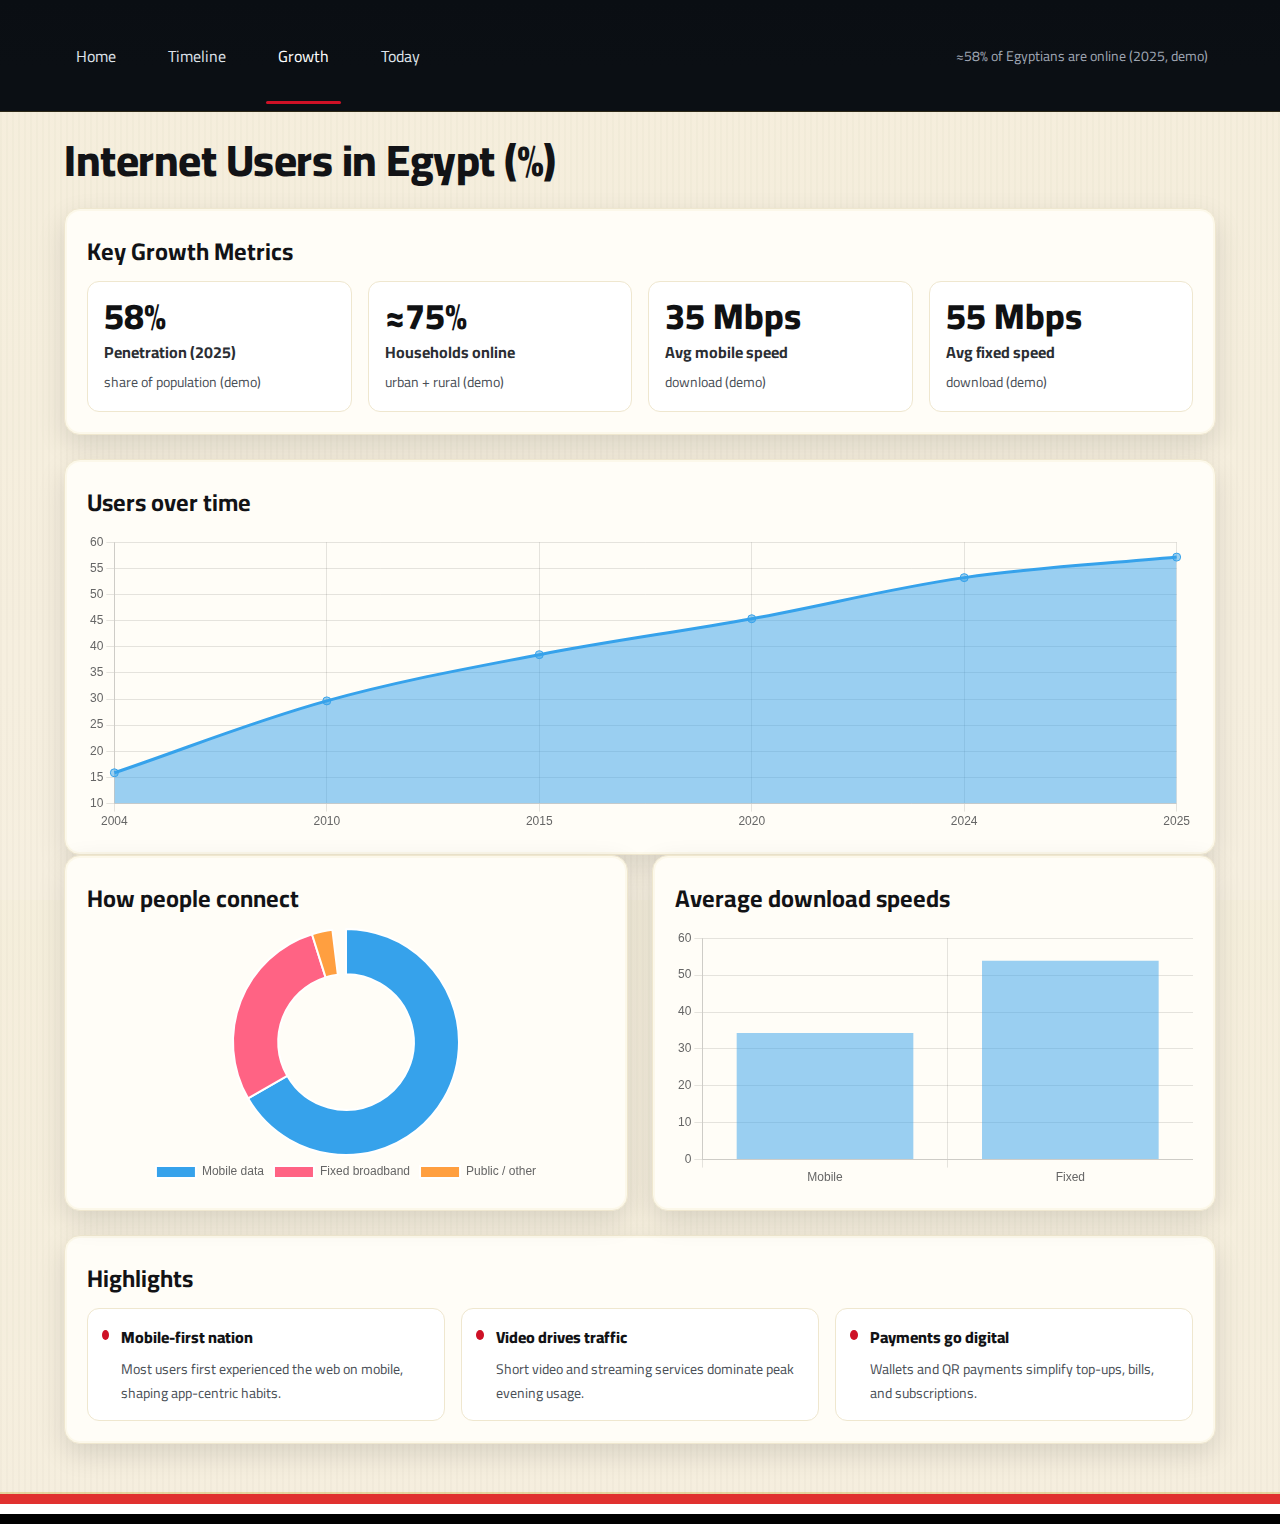
<file: growth.html>
<!doctype html>
<html lang="en">
<head>
  <meta charset="utf-8">
  <meta name="viewport" content="width=device-width, initial-scale=1">
  <title>The Internet in Egypt — Growth</title>

  <!-- Favicon & fonts -->
  <link rel="icon" type="image/png" href="assets/img/egypt.png">
  <link href="https://fonts.googleapis.com/css2?family=Cairo:wght@400;700;800&display=swap" rel="stylesheet">

  <!-- Styles -->
  <link rel="stylesheet" href="assets/css/styles.css">

  <!-- Libraries -->
  <script defer src="js/libs/nunjucks.min.js"></script>
  <script defer src="js/libs/chart.umd.js"></script>

  <!-- App -->
  <script type="module" src="js/main.js"></script>
</head>
<body class="theme-egypt" data-page="growth">
  <header class="navbar">
    <nav class="container" aria-label="Main navigation">
      <a href="index.html">Home</a>
      <a href="timeline.html">Timeline</a>
      <a href="growth.html" aria-current="page">Growth</a>
      <a href="today.html">Today</a>
      <div class="nav-ticker" aria-live="polite"></div>
    </nav>
  </header>

  <main class="container">
    <h1>Internet Users in Egypt (%)</h1>

    <!-- KPI cards -->
    <section class="card" aria-labelledby="kpi-title">
      <h2 id="kpi-title">Key Growth Metrics</h2>
      <div id="growth-stats" class="stats-grid" aria-live="polite"></div>
    </section>

    <!-- Users over time -->
    <section class="card" aria-labelledby="users-title">
      <h2 id="users-title">Users over time</h2>
      <div class="chart-box">
        <!-- Use aria-labelledby to reference the visible heading -->
        <canvas id="usersChart" role="img" aria-labelledby="users-title"></canvas>
      </div>
    </section>

    <!-- Two small charts -->
    <div class="two-col">
      <article class="card" aria-labelledby="types-title">
        <h2 id="types-title">How people connect</h2>
        <div class="chart-box small">
          <canvas id="typeChart" role="img" aria-labelledby="types-title"></canvas>
        </div>
      </article>

      <article class="card" aria-labelledby="speed-title">
        <h2 id="speed-title">Average download speeds</h2>
        <div class="chart-box small">
          <canvas id="speedChart" role="img" aria-labelledby="speed-title"></canvas>
        </div>
      </article>
    </div>

    <!-- Highlights / facts -->
    <section class="card" aria-labelledby="facts-title">
      <h2 id="facts-title">Highlights</h2>
      <div id="growth-facts" class="facts-grid"></div>
    </section>
  </main>

  <footer class="flag" aria-label="Egypt flag stripes">
    <div class="stripe red"></div>
    <div class="stripe white"></div>
    <div class="stripe black"></div>
  </footer>

  <!-- Validator (KEEP for marking) -->
  <script src="js/validate.js"></script>
  <script>
    if (location.search.includes('validate=1') && window.validator) {
      window.validator.runAll();
    }
  </script>
</body>
</html>
</file>
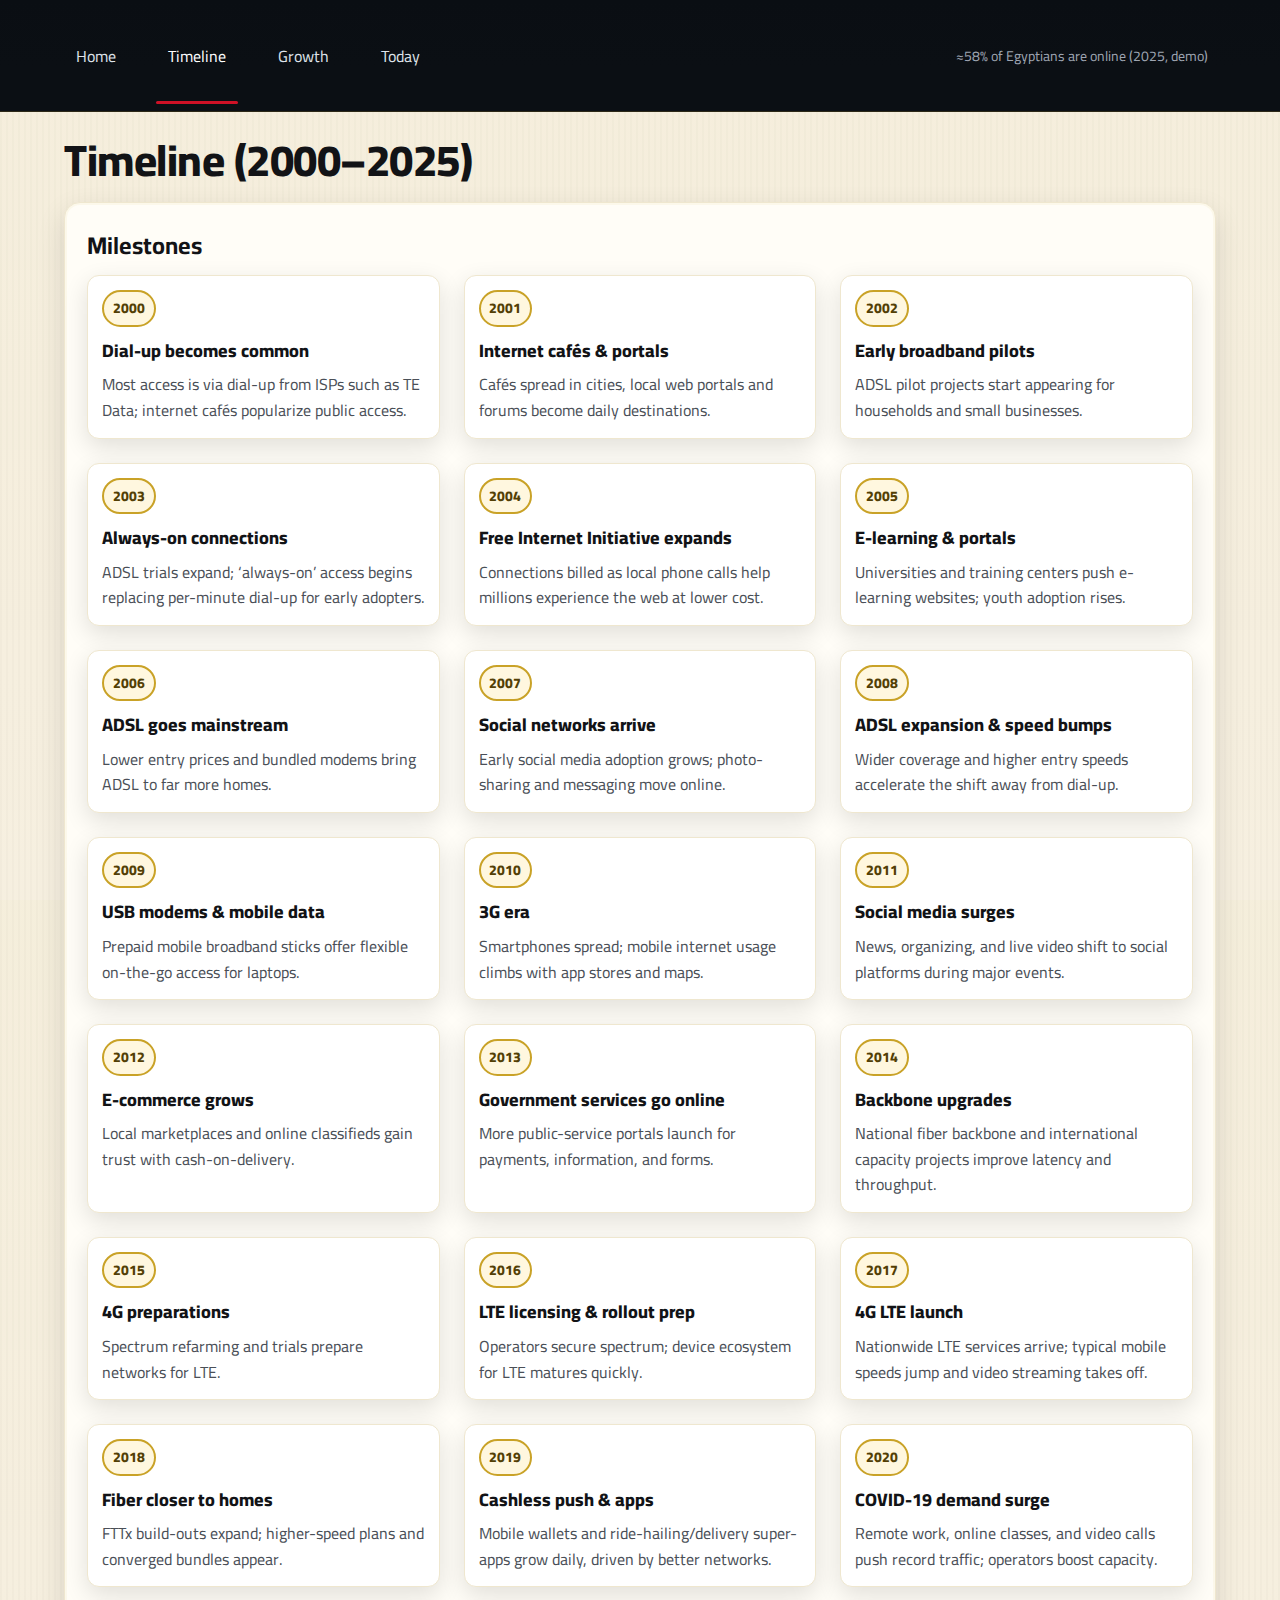
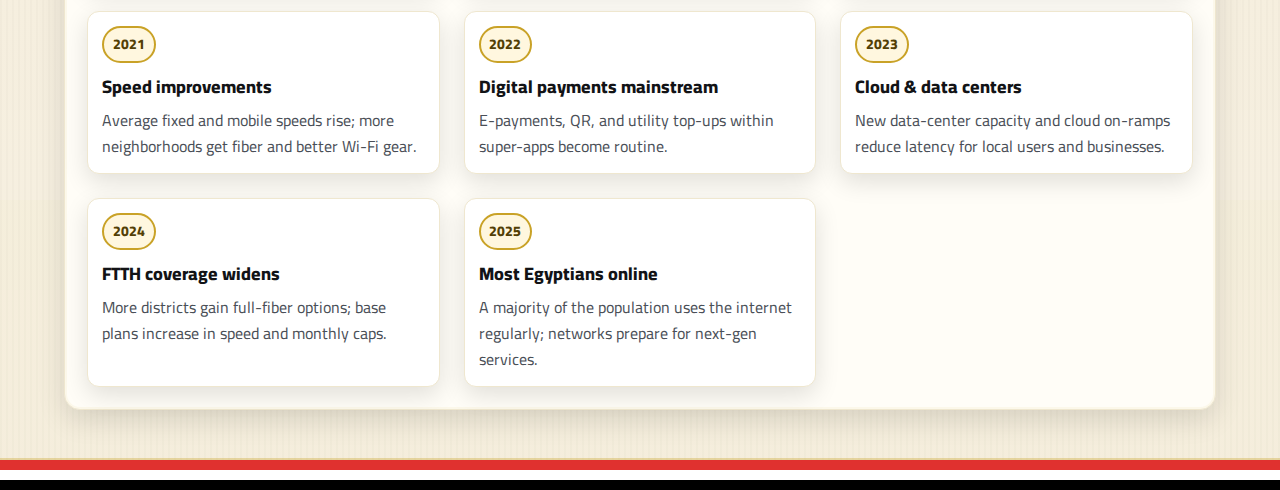
<file: timeline.html>
<!doctype html>
<html lang="en">
<head>
  <meta charset="utf-8">
  <meta name="viewport" content="width=device-width,initial-scale=1">
  <title>The Internet in Egypt — Timeline</title>

  <!-- Favicon & fonts -->
  <link rel="icon" type="image/png" href="assets/img/egypt.png">
  <link href="https://fonts.googleapis.com/css2?family=Cairo:wght@400;700;800&display=swap" rel="stylesheet">

  <!-- Styles -->
<link rel="stylesheet" href="assets/css/styles.css?v=7">

  <!-- App libs & code -->
  <script defer src="js/libs/nunjucks.min.js"></script>
  <script defer src="js/data.js"></script>
  <script defer src="js/main.js"></script>
</head>
<body class="theme-egypt" data-page="timeline">
  <header class="navbar">
    <nav class="container" aria-label="Main">
      <div class="nav-ticker" aria-live="polite"></div>
      <a href="index.html">Home</a>
      <a href="timeline.html" aria-current="page">Timeline</a>
      <a href="growth.html">Growth</a>
      <a href="today.html">Today</a>
    </nav>
  </header>

  <main class="container">
    <h1>Timeline (2000–2025)</h1>

    <!-- Single full-width card containing the grid -->
    <section class="card" aria-labelledby="milestones-title">
      <h2 id="milestones-title">Milestones</h2>
      <div id="tl-masonry" class="tl-grid"></div>
    </section>
  </main>

  <footer class="flag" aria-label="Egypt flag stripes">
    <div class="stripe red"></div>
    <div class="stripe white"></div>
    <div class="stripe black"></div>
  </footer>

  <!-- Validator -->
  <script src="js/validate.js"></script>
  <script>
    if (location.search.includes('validate=1') && window.validator) {
      window.validator.runAll();
    }
  </script>
</body>

</html>
</file>
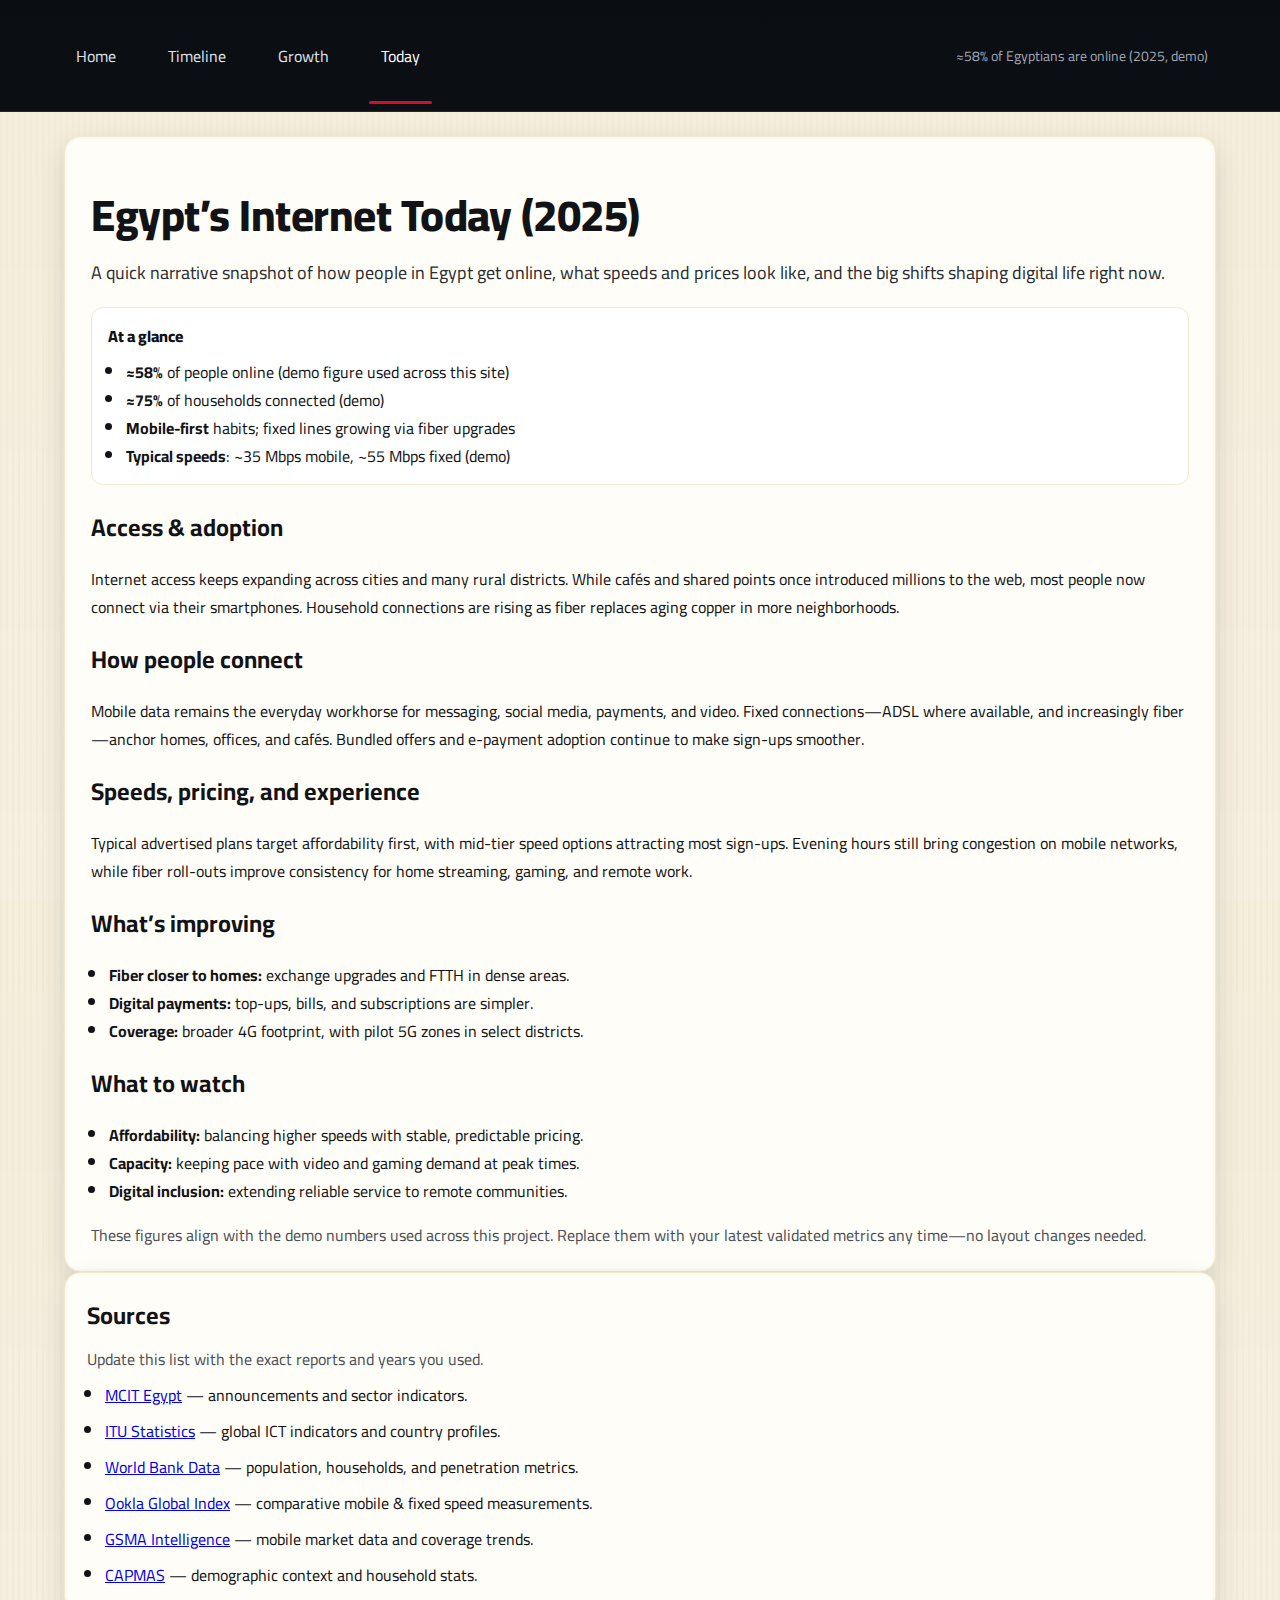
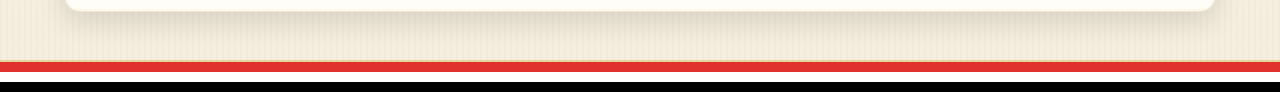
<file: today.html>
<!doctype html>
<html lang="en">
<head>
  <meta charset="utf-8">
  <meta name="viewport" content="width=device-width,initial-scale=1">
  <title>The Internet in Egypt — Today</title>
  <!-- Favicon -->
  <link rel="icon" type="image/png" href="assets/img/egypt.png">
  <link href="https://fonts.googleapis.com/css2?family=Cairo:wght@400;700;800&display=swap" rel="stylesheet">
<link rel="stylesheet" href="assets/css/styles.css?v=7">

  <script defer src="js/libs/nunjucks.min.js"></script>
  <script defer src="js/validate.js"></script>
  <script defer src="js/main.js"></script>
</head>
<body class="theme-egypt" data-page="today">
  <header class="navbar">
    <div class="container" role="navigation" aria-label="Main">
      <!-- NEW: quick-facts ticker -->
      <div class="nav-ticker" aria-live="polite"></div>

      <!-- Nav links -->
      <a href="index.html">Home</a>
      <a href="timeline.html">Timeline</a>
      <a href="growth.html">Growth</a>
      <a href="today.html" aria-current="page">Today</a>
    </div>
  </header>

  <main class="container">
    <!-- ARTICLE -->
    <article class="card article" aria-labelledby="today-title">
      <header class="article-head">
        <h1 id="today-title">Egypt’s Internet Today (2025)</h1>
        <p class="dek">
          A quick narrative snapshot of how people in Egypt get online, what speeds and prices look like,
          and the big shifts shaping digital life right now.
        </p>
      </header>

      <aside class="at-a-glance" aria-label="Quick facts">
        <h3>At a glance</h3>
        <ul>
          <li><strong>≈58%</strong> of people online (demo figure used across this site)</li>
          <li><strong>≈75%</strong> of households connected (demo)</li>
          <li><strong>Mobile-first</strong> habits; fixed lines growing via fiber upgrades</li>
          <li><strong>Typical speeds</strong>: ~35 Mbps mobile, ~55 Mbps fixed (demo)</li>
        </ul>
      </aside>

      <section>
        <h2>Access & adoption</h2>
        <p>
          Internet access keeps expanding across cities and many rural districts. While cafés and
          shared points once introduced millions to the web, most people now connect via their
          smartphones. Household connections are rising as fiber replaces aging copper in more
          neighborhoods.
        </p>
      </section>

      <section>
        <h2>How people connect</h2>
        <p>
          Mobile data remains the everyday workhorse for messaging, social media, payments, and video.
          Fixed connections—ADSL where available, and increasingly fiber—anchor homes, offices, and
          cafés. Bundled offers and e-payment adoption continue to make sign-ups smoother.
        </p>
      </section>

      <section>
        <h2>Speeds, pricing, and experience</h2>
        <p>
          Typical advertised plans target affordability first, with mid-tier speed options attracting
          most sign-ups. Evening hours still bring congestion on mobile networks, while fiber roll-outs
          improve consistency for home streaming, gaming, and remote work.
        </p>
      </section>

      <section>
        <h2>What’s improving</h2>
        <ul class="bullets">
          <li><strong>Fiber closer to homes:</strong> exchange upgrades and FTTH in dense areas.</li>
          <li><strong>Digital payments:</strong> top-ups, bills, and subscriptions are simpler.</li>
          <li><strong>Coverage:</strong> broader 4G footprint, with pilot 5G zones in select districts.</li>
        </ul>
      </section>

      <section>
        <h2>What to watch</h2>
        <ul class="bullets">
          <li><strong>Affordability:</strong> balancing higher speeds with stable, predictable pricing.</li>
          <li><strong>Capacity:</strong> keeping pace with video and gaming demand at peak times.</li>
          <li><strong>Digital inclusion:</strong> extending reliable service to remote communities.</li>
        </ul>
      </section>

      <footer class="article-foot note">
        These figures align with the demo numbers used across this project. Replace them with your
        latest validated metrics any time—no layout changes needed.
      </footer>
    </article>

    <!-- SOURCES -->
    <section class="card sources" aria-labelledby="sources-title">
      <h2 id="sources-title">Sources</h2>
      <p class="note">Update this list with the exact reports and years you used.</p>
      <ul class="sources-list">
        <li>
          <a href="https://mcit.gov.eg" target="_blank" rel="noopener">MCIT Egypt</a>
          — announcements and sector indicators.
        </li>
        <li>
          <a href="https://www.itu.int/en/ITU-D/Statistics/Pages/stat/default.aspx" target="_blank" rel="noopener">ITU Statistics</a>
          — global ICT indicators and country profiles.
        </li>
        <li>
          <a href="https://data.worldbank.org/indicator" target="_blank" rel="noopener">World Bank Data</a>
          — population, households, and penetration metrics.
        </li>
        <li>
          <a href="https://www.speedtest.net/global-index" target="_blank" rel="noopener">Ookla Global Index</a>
          — comparative mobile & fixed speed measurements.
        </li>
        <li>
          <a href="https://www.gsmaintelligence.com/" target="_blank" rel="noopener">GSMA Intelligence</a>
          — mobile market data and coverage trends.
        </li>
        <li>
          <a href="https://www.capmas.gov.eg/" target="_blank" rel="noopener">CAPMAS</a>
          — demographic context and household stats.
        </li>
      </ul>
    </section>
  </main>

  <footer class="flag" aria-label="Egypt flag stripes">
    <div class="stripe red"></div>
    <div class="stripe white"></div>
    <div class="stripe black"></div>
  </footer>
</body>

</html>
</file>
<file: assets/css/styles.css>
/* ===================== 1) CSS VARIABLES ===================== */
/* Global design tokens: colors, radii, spacing, shadows */
:root{
  --bg:#0b0f14; --text:#121316; --muted:#4a4f57;
  --panel:#fff; --line:#e7e9ee;
  --accent-red:#e0312f; --accent-gold:#d9a441; --accent-black:#16171b;
  --shadow:0 8px 24px rgba(0,0,0,.12);
  --radius:16px; --radius-sm:10px; --gap:24px;
}
*{ box-sizing:border-box; }

/* ===================== 2) BASE LAYOUT (sticky footer) ===================== */
html, body { height:100%; }
body{
  margin:0; background:#f7f8fb; color:var(--text);
  font:16px/1.75 Inter,system-ui,-apple-system,Segoe UI,Roboto,sans-serif;
  min-height:100vh; display:flex; flex-direction:column;
}
.container{ max-width:1200px; margin:0 auto; padding:24px; }
main.container{ flex:1 0 auto; }
footer.flag{ flex:0 0 auto; margin-top:var(--gap); }

/* ===================== 3) NAVBAR ===================== */
header.navbar{ background:var(--bg); color:#fff; }
.navbar .container{ display:flex; align-items:center; gap:28px; position:relative; }
.navbar a{ color:#dfe3ea; text-decoration:none; padding:18px 12px; display:inline-block; }
.navbar a[aria-current="page"]{ color:#fff; }

/* Sliding underline */
.nav-underline{
  position:absolute; left:0; bottom:8px; height:3px; width:0;
  background:var(--accent-red); border-radius:2px;
  transform:translateX(0);
  transition:transform 320ms cubic-bezier(.25,.8,.25,1),
             width     320ms cubic-bezier(.25,.8,.25,1),
             opacity   200ms ease;
  opacity:1;
}

/* Accessibility focus */
.navbar a:focus{ outline:none; }
.navbar a:focus-visible{ outline:3px solid var(--accent-gold); outline-offset:2px; }
.nav-avatar{ margin-left:auto; }

/* ===================== 4) HEADINGS / UTILITIES ===================== */
h1{ font-size:44px; line-height:1.1; margin:28px 0 18px; font-weight:800; letter-spacing:-.5px; }
h2{ font-size:24px; margin:0 0 8px; }
h3{ font-size:18px; margin:0 0 10px; }
.sr-only{ position:absolute; left:-9999px; }

/* ===================== 5) GENERIC CARD + GRID ===================== */
.grid{ display:grid; grid-template-columns:1.2fr 1fr; gap:var(--gap); }
.card{
  background:var(--panel); border:1px solid var(--line);
  border-radius:var(--radius); box-shadow:var(--shadow); padding:22px;
}
.grid > .card, .grid > article.card, .grid > aside.card { align-self:start; }

/* ===================== 6) ISP GRID ===================== */
.isp-grid{ display:grid; grid-template-columns:repeat(2,1fr); gap:16px; }
.isp-card{
  display:flex; gap:12px; background:#fff; border:1px solid var(--line);
  border-radius:var(--radius-sm); padding:14px;
}
.isp-name{ margin:0 0 6px; font-weight:700; }
.isp-speed,.isp-price{ margin:0; color:var(--muted); font-size:14px; }
.isp-logo{
  --logo-size:44px; position:relative; width:var(--logo-size); height:var(--logo-size);
  border-radius:999px; background:#fff; border:1px solid var(--line);
  display:grid; place-items:center; overflow:hidden;
}
.isp-logo img{ width:100%; height:100%; object-fit:contain; object-position:center; display:block; transform:scale(.92); }
.isp-logo.logo-vodafone img{ transform:scale(.88); }
.isp-logo.logo-orange   img{ transform:scale(.85); }
.isp-logo.logo-we       img{ transform:scale(1.00) translateY(1px); }
.isp-logo.logo-etisalat img{ transform:scale(.95) translateY(1px); }

/* ===================== 7) FOOTER FLAG ===================== */
.flag .stripe{ height:10px; }
.flag .stripe.red{ background:#e0312f; }
.flag .stripe.white{ background:#fff; }
.flag .stripe.black{ background:#000; }

/* Global hover + focus */
a:focus,button:focus,[tabindex]:focus{ outline:3px solid var(--accent-gold); outline-offset:2px; }
.card:hover{ transform:translateY(-1px); box-shadow:0 10px 28px rgba(0,0,0,.14); }

/* ===================== 8) CHART SIZING ===================== */
.chart-box{ position:relative; width:100%; height:300px; }
#usersChart{ width:100%!important; height:100%!important; display:block; }
@media (max-width:960px){ .chart-box{ height:260px; } }

/* ===================== 9) THEME ===================== */
body.theme-egypt{
  --accent-red:#ce1126; --accent-gold:#c9a227; --panel:#fffdf7; --line:#efe7cf;
  background:
    linear-gradient(180deg, rgba(201,162,39,.04), rgba(201,162,39,.02)),
    repeating-linear-gradient(90deg, rgba(0,0,0,.015) 0 2px, transparent 2px 6px),
    #f7f1e3;
  font-family:"Cairo", Inter, system-ui, -apple-system, Segoe UI, Roboto, sans-serif;
}
body.theme-egypt header.navbar{
  background:linear-gradient(180deg,#0a0e13,#0b0f14 60%, #0b0f14);
  box-shadow:inset 0 -1px 0 rgba(201,162,39,.18);
}
body.theme-egypt .nav-underline{ background:var(--accent-red); }
body.theme-egypt .card{
  border-color:var(--line);
  box-shadow:0 10px 28px rgba(0,0,0,.12), inset 0 0 0 2px rgba(201,162,39,.06);
}
body.theme-egypt .timeline-line{ background:var(--accent-red); }
.arabic-title{
  font-family:"Cairo", system-ui, sans-serif; font-weight:800;
  margin:-6px 0 14px 0; color:#1f1f1f;
}
body.theme-egypt footer.flag{ border-top:2px solid rgba(201,162,39,.35); }

/* ===================== 10) GROWTH PAGE ===================== */
.two-col{ display:grid; grid-template-columns:1fr 1fr; gap:var(--gap); margin-top:var(--gap); }
.stats-grid{ display:grid; grid-template-columns:repeat(4,1fr); gap:16px; }
@media (max-width:960px){ .stats-grid{ grid-template-columns:repeat(2,1fr); } }
.stat-card{ border:1px solid var(--line); border-radius:12px; padding:16px; background:#fff; display:flex; flex-direction:column; gap:4px; }
.stat-value{ font-size:36px; line-height:1; font-weight:800; color:#101113; }
.stat-label{ font-weight:700; color:#2b2e33; }
.stat-caption{ margin:0; color:var(--muted); font-size:14px; }
.facts-grid{ display:grid; grid-template-columns:repeat(3,1fr); gap:16px; }
@media (max-width:960px){ .facts-grid{ grid-template-columns:1fr; } }
.fact-card{ display:flex; gap:12px; align-items:flex-start; border:1px solid var(--line); border-radius:12px; padding:14px; background:#fff; }
.fact-dot{ width:10px; height:10px; border-radius:50%; background:var(--accent-red); margin-top:7px; }
.fact-title{ margin:0 0 6px; font-size:16px; font-weight:800; }
.fact-text{ margin:0; color:var(--muted); font-size:14px; }
.chart-box.small{ height:260px; }
@media (max-width:960px){
  .two-col{ grid-template-columns:1fr; }
  .chart-box.small{ height:240px; }
}
body[data-page="growth"] main.container > .card,
body[data-page="growth"] main.container > .two-col{ margin-top:var(--gap); }
body[data-page="growth"] main.container > :first-child{ margin-top:0; }
body[data-page="growth"] .two-col{ margin-top:0; }
body[data-page="growth"] .two-col .card{ margin:0; }

/* ===================== 11) HOME PAGE ===================== */
.hero{ display:flex; align-items:center; justify-content:space-between; gap:24px; padding:28px 28px 26px; }
.hero .lead{ margin:8px 0 16px; color:#2a2d32; font-size:18px; }
.cta-row{ display:flex; gap:12px; flex-wrap:wrap; }
.cta{ display:inline-block; padding:10px 14px; border-radius:10px; background:var(--accent-red); color:#fff; text-decoration:none; font-weight:700; }
.cta.ghost{ background:#fff; color:#101113; border:1px solid var(--line); }
.snapshots-grid{ display:grid; grid-template-columns:repeat(3,1fr); gap:16px; }
@media (max-width:960px){ .snapshots-grid{ grid-template-columns:1fr; } }
.snapshot-card{ background:#fff; border:1px solid var(--line); border-radius:12px; padding:16px; }
.snapshot-value{ font-size:34px; line-height:1; font-weight:800; color:#101113; }
.snapshot-label{ font-weight:700; color:#2b2e33; margin-top:6px; }
.snapshot-caption{ margin:6px 0 0; color:var(--muted); font-size:14px; }
.mini-timeline{ overflow-x:auto; }
.mini-tl{ display:flex; gap:16px; padding:4px 2px; margin:0; list-style:none; }
.mini-tl-item{ min-width:280px; max-width:320px; border:1px solid var(--line); border-radius:12px; background:#fff; padding:12px; }
.mini-tl-item .pill{ display:inline-block; font-weight:800; font-size:14px; padding:.25rem .55rem; border:2px solid var(--accent-gold); border-radius:999px; background:#fff7df; color:#533f05; margin-bottom:6px; }
.mini-tl-title{ display:block; font-weight:800; margin-bottom:4px; }
.mini-tl-text{ color:var(--muted); font-size:14px; }
body[data-page="home"] main.container > .card,
body[data-page="home"] main.container > .hero.card{ margin-top:var(--gap); }
body[data-page="home"] main.container > :first-child{ margin-top:0; }

/* ===================== 12) TIMELINE ===================== */
.tl-grid{ display:grid; grid-template-columns:repeat(3,1fr); gap:var(--gap); }
@media (max-width:1200px){ .tl-grid{ grid-template-columns:repeat(2,1fr); } }
@media (max-width:760px){  .tl-grid{ grid-template-columns:1fr; } }
.tl-grid .ms-card{
  display:block; border:1px solid var(--line); background:#fff;
  border-radius:12px; padding:14px; box-shadow:var(--shadow);
  transition:transform .15s ease, box-shadow .15s ease;
}
.tl-grid .ms-card:hover{ transform:translateY(-2px); box-shadow:0 12px 30px rgba(0,0,0,.14); }
.tl-grid .pill{
  display:inline-block; font-weight:800; font-size:14px;
  padding:.25rem .55rem; border:2px solid var(--accent-gold);
  border-radius:999px; background:#fff7df; color:#533f05; margin-bottom:8px;
}
.tl-grid .ms-title{ margin:0 0 6px; font-weight:800; font-size:18px; }
.tl-grid .ms-text{ margin:0; color:var(--muted); line-height:1.6; }
@media (max-width:960px){ .grid{ grid-template-columns:1fr; } }

/* ===================== 13) TODAY PAGE ===================== */
.article{ padding:26px 26px 22px; }
.article-head .dek{ margin:8px 0 0; color:#2a2d32; font-size:18px; }
.at-a-glance{ margin:18px 0 22px; border:1px solid var(--line); background:#fff; border-radius:12px; padding:14px 16px; }
.at-a-glance h3{ margin:0 0 8px; font-size:16px; font-weight:800; }
.at-a-glance ul{ margin:0; padding-left:18px; }
.article section{ margin-top:18px; }
.article .bullets{ padding-left:18px; }
.article .note{ color:var(--muted); }
.sources .note{ color:var(--muted); margin:0 0 8px; }
.sources-list{ margin:0; padding-left:18px; }
.sources-list li + li{ margin-top:8px; }
body[data-page="today"] main.container > .card{ margin-top:var(--gap); }
body[data-page="today"] main.container > :first-child{ margin-top:0; }

/* ===================== 14) NAVBAR QUICK-FACTS ===================== */
.navbar .nav-ticker{
  order:2; margin-left:auto; flex:0 1 clamp(260px, 28vw, 400px);
  min-height:24px; display:flex; align-items:center; justify-content:flex-end;
  padding-right:8px; color:#aeb6c2; font-size:14px; white-space:nowrap;
  overflow:hidden; text-overflow:ellipsis; opacity:.9;
}
.navbar .nav-avatar{ order:3; margin-left:10px; }
.nav-ticker span{ display:inline-block; animation:tickerIn .45s ease both; }
@keyframes tickerIn{ from{ transform:translateY(6px); opacity:0; } to{ transform:translateY(0); opacity:1; } }
@media (max-width:900px){ .nav-ticker{ display:none; } }
@media (max-width:1100px){ .navbar .container{ gap:20px; } }

/* ===================== 15) OPTIONAL SUBHEAD ===================== */
.subhead{ border-bottom:1px solid rgba(0,0,0,.06); }
.subhead .container{ max-width:1200px; margin:0 auto; padding:8px 24px; }
.subhead .kicker{ margin:0; font-size:14px; line-height:1.6; color:var(--muted); }

/* ===================== UNIFIED TOP/BOTTOM SPACING ===================== */
main.container{ padding-top:24px; padding-bottom:24px; }
main.container > :first-child{ margin-top:0; }
main.container > :last-child{ margin-bottom:0; }
body[data-page="home"]     main.container > .hero.card { margin-top:0; }
body[data-page="growth"]   main.container > .two-col   { margin-top:0; }
body[data-page="timeline"] main.container > .tl-grid   { margin-top:0; }
body[data-page="today"]    main.container > .card      { margin-top:0; }

/* ===================== MOBILE COMPACT LAYOUT ===================== */
@media (max-width:600px){
  :root{ --gap:16px; --radius:14px; --radius-sm:10px; }
  .container{ padding:16px; }
  main.container{ padding-top:16px; padding-bottom:16px; }
  .card{ padding:16px; border-radius:14px; }

  h1{ font-size:32px; margin:18px 0 12px; }
  h2{ font-size:20px; }
  h3{ font-size:16px; }

  .hero{ padding:18px; gap:14px; }
  .hero .lead{ font-size:15px; margin:6px 0 12px; }
  .cta-row{ gap:8px; }
  .cta{ padding:8px 12px; border-radius:8px; }

  .snapshots-grid{ grid-template-columns:1fr; gap:12px; }
  .snapshot-card{ padding:14px; }
  .snapshot-value{ font-size:28px; }

  .mini-tl{ gap:12px; padding:2px 0; overflow-x:auto; -webkit-overflow-scrolling:touch; }
  .mini-tl-item{ min-width:85vw; max-width:90vw; padding:10px; }

  .isp-grid{ grid-template-columns:1fr; gap:12px; }
  .isp-card{ padding:12px; }
  .isp-logo{ --logo-size:40px; }

  .two-col{ grid-template-columns:1fr; }
  .stats-grid{ grid-template-columns:1fr 1fr; }
  .facts-grid{ grid-template-columns:1fr; }
  .chart-box.small{ height:240px; }

  .tl-grid{ grid-template-columns:1fr;
</file>
